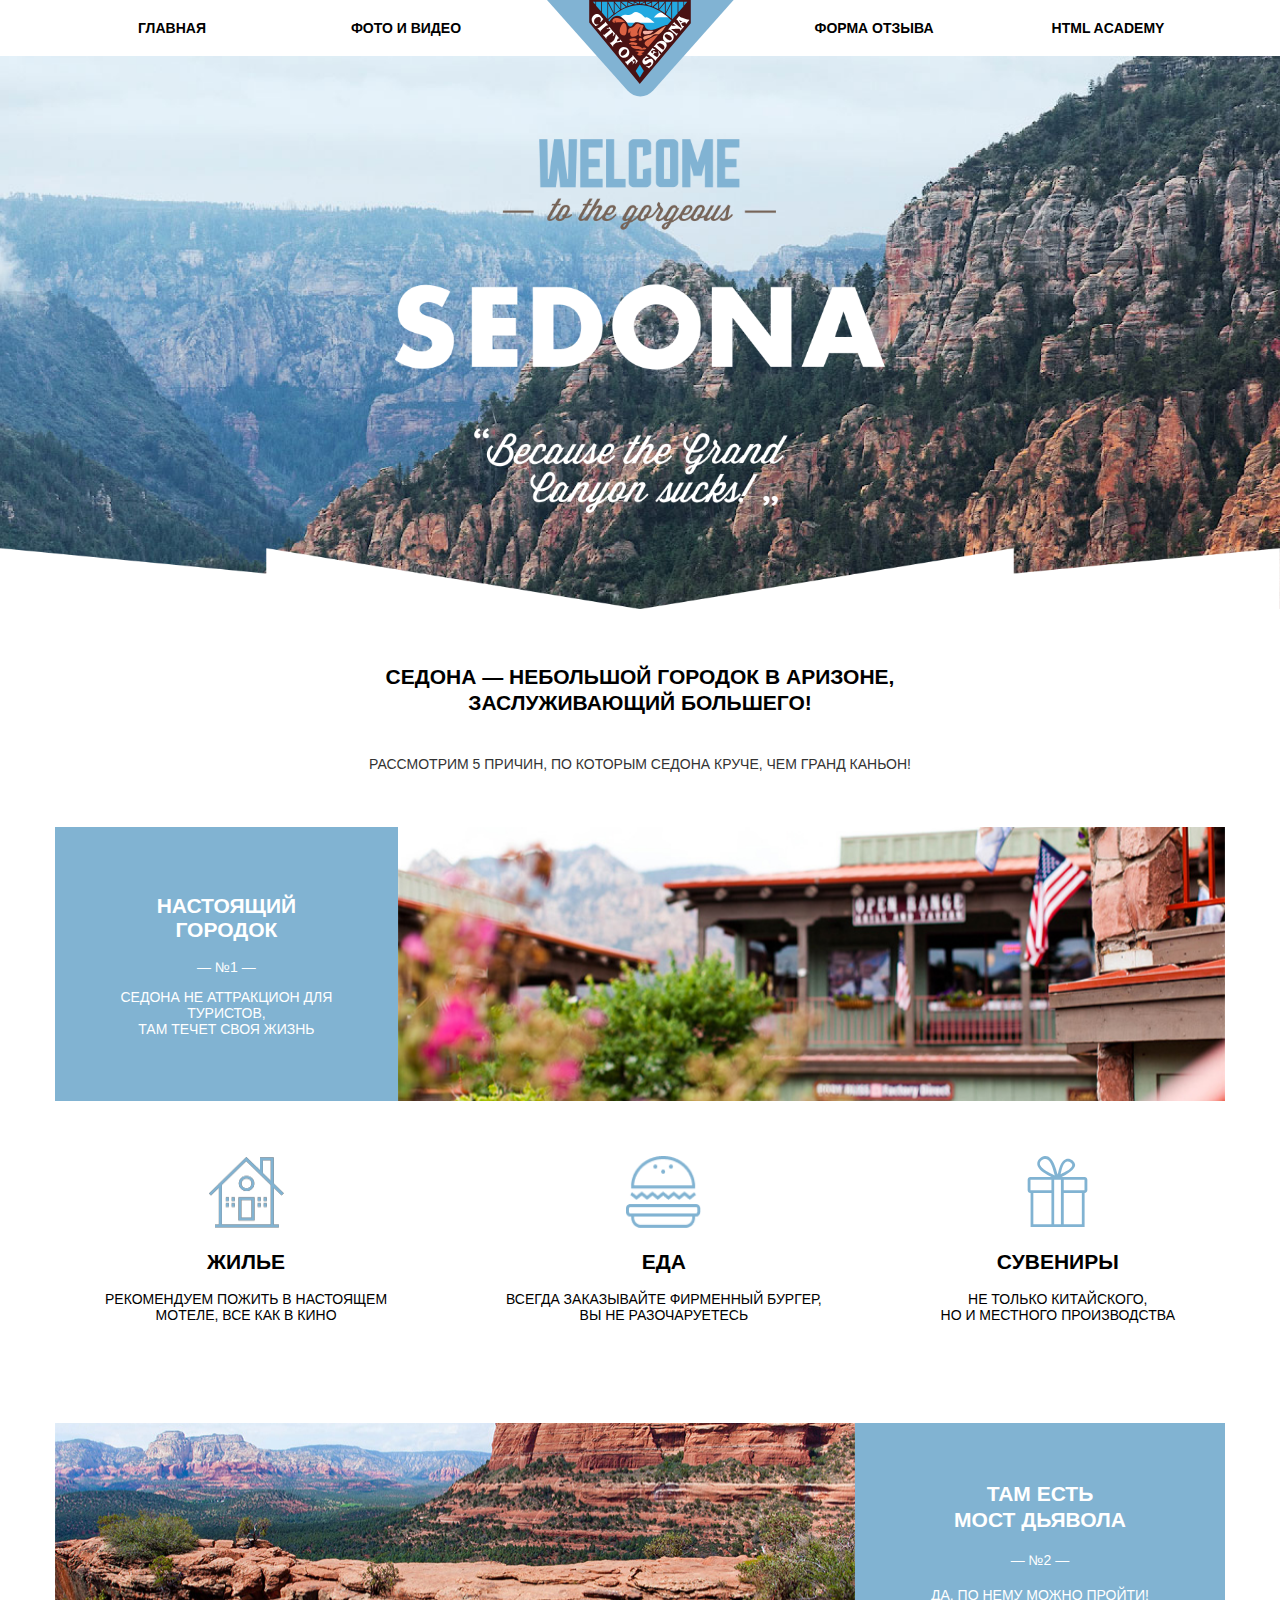
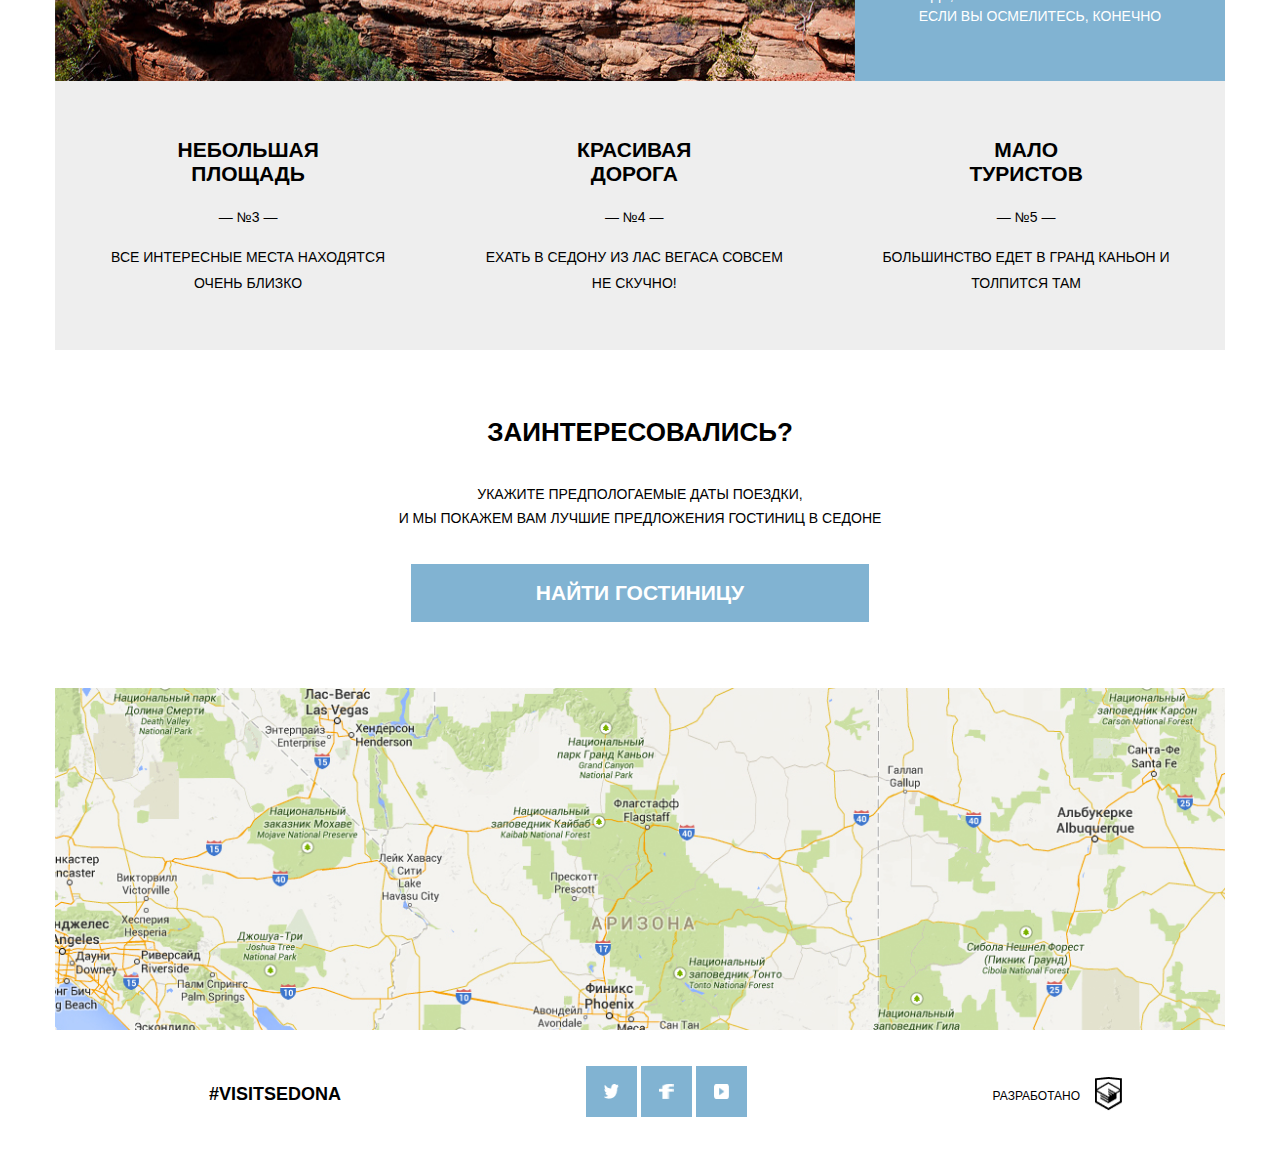
<file: index.html>
<!DOCTYPE html>
<html lang="en">
  <head>
    <meta charset="UTF-8" />
    <meta http-equiv="X-UA-Compatible" content="IE=edge" />
    <meta name="viewport" content="width=device-width, initial-scale=1.0" />
    <link rel="stylesheet" href="style.css" />
    <title>Sedona</title>
  </head>
  <body>
    <header class="header">
      <nav class="nav">
        <div class="container">
        <ul class="nav-list">
          <li class="nav-list__item">Главная</li>
          <li class="nav-list__item">Фото и видео</li>
          <li class="nav-list__item">
            <img
              class="nav-list__image"
              src="/picture/logotype-desktop.svg"
              alt="Логотип"
            />
          </li>
          <li class="nav-list__item">Форма отзыва</li>
          <li class="nav-list__item">Html academy</li>
        </ul>
        </div>
      </nav>
    
    </header>
    <main class="main">
      
      <div class="main-description">
        <img
          class="main-description__image"
          src="picture/intro (1).png"
          alt="Вид Седона"
        />
      </div>
    
      <div class="intro">
        <p class="intro__text">
          Седона — небольшой городок в Аризоне,<br />
          заслуживающий большего!
        </p>
        <p class="intro__text">
          Рассмотрим 5 причин, по которым Седона круче, чем гранд каньон!
        </p>
      </div>
            <div class="container">
        <div class="about">
        <div class="about-item">
          <h2 class="about-item__text">
            Настоящий <br />
            городок
          </h2>
          <p class="about-item__text">— №1 —</p>
          <p class="about-item__text">
            Седона не аттракцион для туристов,<br />
            там течет своя жизнь
          </p>
        </div>
    
        
        <img
          class="about__img"
          src="picture/photo-city@1x.png"
          alt="фото города"
        />
      </div>
      </div>
    
    <div class="container">
      <div class="info">
        <ul class="info-list">
          <li class="info-list__item">
            <img class="info__img" src="picture/icon-house.svg.png" alt="Дом" />
            <h2 class="info__text">Жилье</h2>
            <p class="info__text-info">
              Рекомендуем пожить в настоящем<br />
              мотеле, все как в кино
            </p>
          </li>
          <li class="info-list__item">
            <img
              class="info__img"
              src="picture/icon-burger.svg.png"
              alt="бургер"
            />
            <h2 class="info__text">Еда</h2>
            <p class="info__text-info">
              Всегда заказывайте фирменный бургер,<br />
              вы не разочаруетесь
            </p>
          </li>
          <li class="info-list__item">
            <img
              class="info__img"
              src="picture/icon-gift.svg.svg"
              alt="подарок"
            />
            <h2 class="info__text">Сувениры</h2>
            <p class="info__text-info">
              Не только китайского,<br />
              но и местного производства
            </p>
          </li>
        </ul>
      </div>
      </div>
      <div class="container">
      <div class="about">
        <img
          class="about-bzz__img"
          src="picture/photo-bridge@1x.png"
          alt="фото моста"
        />
        <div class="about-bzz">
          <h2 class="about-bzz__text">
            Там есть<br />
            мост дьявола
          </h2>
          <p class="about-bzz__text">— №2 —</p>
          <p class="about-bzz__text">
            Да, по нему можно пройти!<br />
            Если вы осмелитесь, конечно
          </p>
        </div>
      </div>
    </div>
    <div class="container">
      <div class="about-list">
        <ul class="about-tabl">
          <li class="about-tabl__item">
            <h2 class="about-tabl__text">Небольшая <br />площадь</h2>
            <p class="about-tabl__text__low">— №3 —</p>
            <p class="about-tabl__text__low">
              Все интересные места находятся очень близко
            </p>
          </li>
          <li class="about-tabl__item">
            <h2 class="about-tabl__text">
              Красивая<br />
              дорога
            </h2>
            <p class="about-tabl__text__low">— №4 —</p>
            <p class="about-tabl__text__low">
              Ехать в Седону из Лас Вегаса совсем не скучно!
            </p>
          </li>
          <li class="about-tabl__item">
            <h2 class="about-tabl__text">
              Мало<br />
              туристов
            </h2>
            <p class="about-tabl__text__low">— №5 —</p>
            <p class="about-tabl__text__low">
              Большинство едет в гранд каньон и толпится там
            </p>
          </li>
        </ul>
      </div>
    </div>
    <div class="container">
      <div class="hotel">
        <h1 class="hotel__text">Заинтересовались?</h1>
        <p class="hotel__text">
          Укажите предпологаемые даты поездки,<br />
          и мы покажем вам лучшие предложения гостиниц в Седоне
        </p>
        <button class="hotel__button">Найти гостиницу</button>
        <img class="hotel__img" src="picture/map-desktop.jpg.png" alt="карта" />
      </div>
    </div>
    </div>
    </main>
    <footer class="footer">
      <div class="container-footer">
      <div class="hashtag">
        <p class="hashtag__text">#visitsedona</p>
      </div>
      <div class="social">
        <img
          class="social__img"
          src="picture/icon-twitter.svg.png"
          alt="twitter"
        />
        <img
          class="social__img"
          src="picture/icon-facebook.svg.png"
          alt="facebook"
        />
        <img
          class="social__img"
          src="picture/icon-youtube.svg.png"
          alt="youtube"
        />
      </div>
      <div class="academy">
        <p class="academy__text">Разработано</p>
        <img
          class="academy__img"
          src="picture/htmlacademy.svg.png"
          alt="htmlacademy"
        />
      </div>
    </div>
    </footer>
  </body>
</html>
</file>
<file: style.css>
@font-face {
  font-family: "PTSans";
  src:
   url(fonts\PTSans-Regular.ttf) format("ttf");
  font-weight: 400;
  font-style: normal;
}
@media (min-width: 320px) {
  .container {
    margin: 0 auto;
    width: 280px;
  }
}
@media (min-width: 768px) {
  .container {
    margin: 0 auto;
    width: 740px;
  }
}
@media (min-width: 1280px) {
  .container {
    margin: 0 auto;
    width: 1170px;
  }
}
body {
 margin: 0;
}
@media (min-width: 320px) {
  .nav-list {
    margin: 0 auto;
    width: 280px;
    flex-direction: column;
  }
}
@media (min-width: 768px) {
  .nav-list {
    margin: 0 auto;
    width: 740px;
    flex-direction: row;
  }
}
@media (min-width: 1280px) {
  .nav-list {
    margin: 0 auto;
    width: 1170px;
    flex-direction: row;
  }
}
.nav-list {
  display: flex;
  justify-content: space-between;
  list-style-type: none;
  align-items: center;
  padding: 0;
  text-align: center;
  height: 56px;
}
.nav-list__item {
  font-family: 'PTSans', sans-serif;
  font-weight: 700;
  font-size: 14px;
  text-transform: uppercase;
  align-items: center;
  width: 239px;
}
.nav-list__image {
  z-index: 99999;
  position: relative;
  padding-top: 44px;
}
.main-description__image {
  width: 100%;
  z-index: 8888;
  position: relative;
}
.intro {
  display: flex;
  flex-direction: column;
  justify-content: center;
  margin: 30px;
}
.intro__text {
  font-family: 'PTSans', sans-serif;
  text-transform: uppercase;
  font-size: 21px;
  line-height: 26px;
  text-align: center;
}
.intro__text:nth-child(1) {
  font-weight: 700;
  font-size: 21px;
  line-height: 26px;
}
.intro__text:nth-child(2) {
  font-weight: 400;
  font-size: 14px;
  line-height: 26px;
  color: #333333;
}
.intro__img {
  width: 100%;
}
.about {
  display: flex;

}

.about-item {
  background-color: #81b3d2;
  text-transform: uppercase;
  width: 400px;
  padding: 50px 30px 50px 30px;
}
.about-item__text {
  font-family: 'PTSans', sans-serif;
  font-weight: 400;
  font-size: 14px;
  text-align: center;
  color: #ffffff;
}
.about-item__text:first-child {
  font-weight: 700;
font-size: 21px;
  color: #ffffff;
}
.about__img {
  width: 100%;
}
.info {
  padding: 0;
  margin-top: 5px;
}
@media (min-width: 320px) {
  .info-list {
    margin: 0 auto;
    width: 280px;
    flex-direction: column;
  }
}
@media (min-width: 768px) {
  .info-list {
    margin: 0 auto;
    width: 740px;
    flex-direction: row;
  }
}
@media (min-width: 1280px) {
  .info-list {
    margin: 0 auto;
    width: 1170px;
    flex-direction: row;
  }
}
.info-list {
  display: flex;
  list-style-type: none;
  justify-content: space-between;
  padding: 0;
}
.info-list__item {
  padding: 0;
  margin: 50px;
  text-align: center;
  text-transform: uppercase;
}
.info__text {
  font-family: 'PTSans', sans-serif;
  text-transform: uppercase;
  font-weight: 700;
  font-size: 21px;
}
.info__text-info {
  font-family: 'PTSans', sans-serif;
  font-weight: 400;
  font-size: 14px;
}
.info__img {
  width: 100px;
  height: 100px;
}
.info__img:first-child {
  width: 75px;
  height: 72px;
}
.about {
  margin-top: 36px;
}
.about-bzz {
  background-color: #81b3d2;
  text-transform: uppercase;
  width: 400px;
  padding: 40px;
}
.about-bzz__text {
  font-family: 'PTSans', sans-serif;
  font-weight: 400;
  font-size: 14px;
  line-height: 21px;
  text-align: center;
  color: #ffffff;
}
.about-bzz__text:first-child {
  font-weight: 700;
  font-size: 21px;
  line-height: 26px;
  text-align: center;
  color: #ffffff;
}
.about-bzz__img {
  width: auto;
}
@media (min-width: 320px) {
  .about-tabl {
    margin: 0 auto;
    width: 280px;
    flex-direction: column;
  }
}
@media (min-width: 768px) {
  .about-tabl {
    margin: 0 auto;
    width: 740px;
    flex-direction: row;
  }
}
@media (min-width: 1280px) {
  .about-tabl {
    margin: 0 auto;
    width: 1170px;
    flex-direction: row;
  }
}
.about-list {
  margin-top: 0;
}
.about-tabl {
  display: flex;
  justify-content: space-between;
  list-style-type: none;
  text-transform: uppercase;
  margin: 0;
  padding: 0;
}
.about-tabl__item {
  padding: 40px;
  text-align: center;
  background-color: #eeeeee;
}
.about-tabl__text__low {
  font-family: 'PTSans', sans-serif;
  text-transform: uppercase;
  font-weight: 400;
  font-size: 14px;
  line-height: 26px;
}
.about-tabl__text {
  font-family: 'PTSans', sans-serif;
  font-weight: 700;
  font-size: 21px;
  text-transform: uppercase;
}
.hotel {
  text-align: center;
  text-transform: uppercase;
  margin-top: 69px;
}
.hotel__text {
  font-family: 'PTSans', sans-serif;
  text-transform: uppercase;
  font-weight: 400;
  font-size: 14px;
  line-height: 24px;
  text-align: center;
  padding-bottom: 20px;
}
.hotel__text:first-child {
  font-family: 'PTSans', sans-serif;
  text-transform: uppercase;
  font-weight: 700;
  font-size: 26px;
  line-height: 26px;
  text-align: center;
}
.hotel__button {
  text-transform: uppercase;
  color: #ffffff;
  width: 458px;
  height: 58px;
  background-color: #81b3d2;
  border: 0px;
  font-weight: 700;
  font-size: 21px;
  line-height: 26px;
  margin-bottom: 66px;
}
.hotel__img {
  width: 100%;
}
.footer {
  display: flex;
  flex-direction: row;
}
.hashtag {
  font-family: "PT Sans";
  font-style: normal;
  font-weight: 700;
  font-size: 18px;
  line-height: 26px;
  text-transform: uppercase;
  padding-left: 105px;
}
.hashtag__text {
  font-family: 'PTSans', sans-serif;
}
.social__img {
  background-color: #81b3d2;
  padding: 18px;
  width: 15px;
  height: 15px;
}
@media (min-width: 320px) {
  .container-footer {
    margin: 0 auto;
    width: 280px;
    display: flex;
  flex-direction: column;
  align-items: center;
  justify-content: space-between;
  height: 120px;
  }
}
@media (min-width: 768px) {
  .container-footer  {
    margin: 0 auto;
    width: 740px;
    display: flex;
  flex-direction: row;
  align-items: center;
  justify-content: space-between;
  height: 120px;
  }
}
@media (min-width: 1280px) {
  .container-footer  {
    margin: 0 auto;
    width: 1170px;
    display: flex;
  flex-direction: row;
  align-items: center;
  justify-content: space-between;
  height: 120px;
  }
}
.footer {
    display: flex;
    align-items: center;
    justify-content: space-between;
  margin-left: 104px;
  margin-right: 143px;
}
.academy {
  display: flex;
  text-transform: uppercase;
}
.academy__img {
  width: 26.9px;
  height: 34.1px;
  margin: 15px;
}
.academy__text {
  font-family: 'PTSans', sans-serif;
  font-size: 12px;
  font-weight: 400;
  padding-top: 15px;
}
</file>
